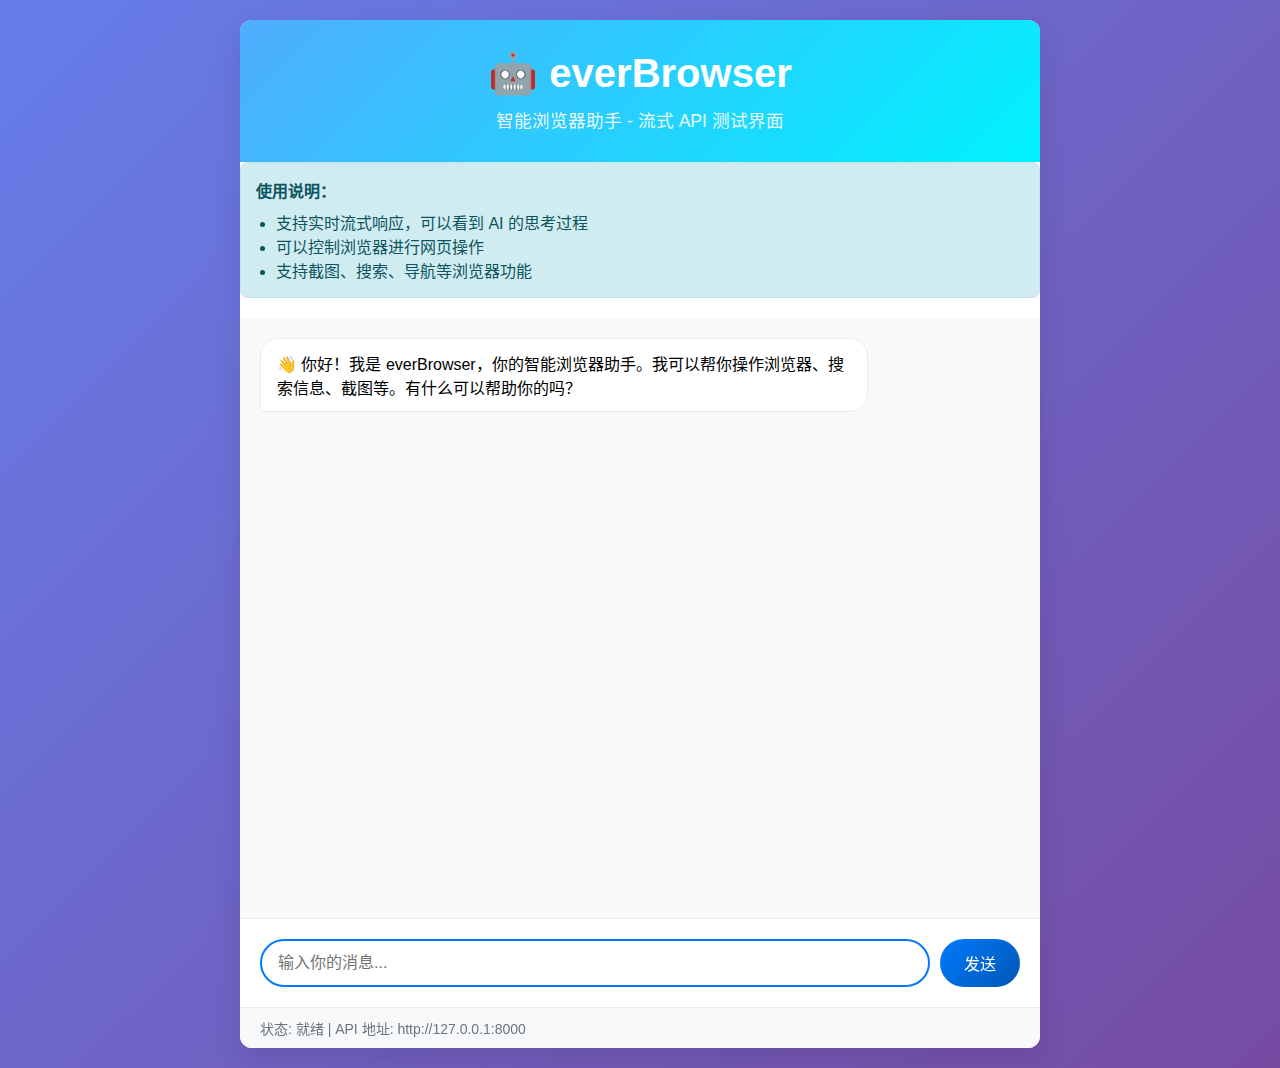
<file: index.html>
<!DOCTYPE html>
<html lang="zh-CN">
<head>
    <meta charset="UTF-8">
    <meta name="viewport" content="width=device-width, initial-scale=1.0">
    <title>everBrowser API 测试界面</title>
    <style>
        * {
            margin: 0;
            padding: 0;
            box-sizing: border-box;
        }

        body {
            font-family: -apple-system, BlinkMacSystemFont, 'Segoe UI', Roboto, sans-serif;
            background: linear-gradient(135deg, #667eea 0%, #764ba2 100%);
            min-height: 100vh;
            padding: 20px;
        }

        .container {
            max-width: 800px;
            margin: 0 auto;
            background: white;
            border-radius: 12px;
            box-shadow: 0 10px 30px rgba(0, 0, 0, 0.1);
            overflow: hidden;
        }

        .header {
            background: linear-gradient(135deg, #4facfe 0%, #00f2fe 100%);
            color: white;
            padding: 30px;
            text-align: center;
        }

        .header h1 {
            font-size: 2.5em;
            margin-bottom: 10px;
        }

        .header p {
            opacity: 0.9;
            font-size: 1.1em;
        }

        .chat-container {
            display: flex;
            flex-direction: column;
            height: 600px;
        }

        .messages {
            flex: 1;
            padding: 20px;
            overflow-y: auto;
            background: #f8f9fa;
        }

        .message {
            margin-bottom: 15px;
            padding: 12px 16px;
            border-radius: 18px;
            max-width: 80%;
            word-wrap: break-word;
        }

        .user-message {
            background: #007bff;
            color: white;
            margin-left: auto;
            border-bottom-right-radius: 4px;
        }

        .bot-message {
            background: white;
            border: 1px solid #e9ecef;
            margin-right: auto;
            border-bottom-left-radius: 4px;
        }

        .input-container {
            padding: 20px;
            background: white;
            border-top: 1px solid #e9ecef;
        }

        .input-group {
            display: flex;
            gap: 10px;
        }

        .message-input {
            flex: 1;
            padding: 12px 16px;
            border: 2px solid #e9ecef;
            border-radius: 25px;
            font-size: 16px;
            outline: none;
            transition: border-color 0.3s;
        }

        .message-input:focus {
            border-color: #007bff;
        }

        .send-button {
            padding: 12px 24px;
            background: linear-gradient(135deg, #007bff 0%, #0056b3 100%);
            color: white;
            border: none;
            border-radius: 25px;
            cursor: pointer;
            font-size: 16px;
            transition: transform 0.2s;
        }

        .send-button:hover {
            transform: translateY(-2px);
        }

        .send-button:disabled {
            background: #6c757d;
            cursor: not-allowed;
            transform: none;
        }

        .status {
            padding: 10px 20px;
            background: #f8f9fa;
            border-top: 1px solid #e9ecef;
            font-size: 14px;
            color: #6c757d;
        }

        .typing-indicator {
            display: none;
            padding: 8px 16px;
            background: #e9ecef;
            border-radius: 18px;
            margin-right: auto;
            margin-bottom: 15px;
            max-width: 80px;
        }

        .typing-dots {
            display: inline-block;
        }

        .typing-dots::after {
            content: '...';
            animation: typing 1.5s infinite;
        }

        @keyframes typing {
            0% { content: '.'; }
            33% { content: '..'; }
            66% { content: '...'; }
        }

        .error {
            color: #dc3545;
            background: #f8d7da;
            border: 1px solid #f5c6cb;
            padding: 10px;
            border-radius: 8px;
            margin-bottom: 15px;
        }

        .info {
            background: #d1ecf1;
            border: 1px solid #bee5eb;
            color: #0c5460;
            padding: 15px;
            margin-bottom: 20px;
            border-radius: 8px;
        }
    </style>
</head>
<body>
    <div class="container">
        <div class="header">
            <h1>🤖 everBrowser</h1>
            <p>智能浏览器助手 - 流式 API 测试界面</p>
        </div>

        <div class="info">
            <strong>使用说明：</strong>
            <ul style="margin-top: 8px; margin-left: 20px;">
                <li>支持实时流式响应，可以看到 AI 的思考过程</li>
                <li>可以控制浏览器进行网页操作</li>
                <li>支持截图、搜索、导航等浏览器功能</li>
            </ul>
        </div>

        <div class="chat-container">
            <div class="messages" id="messages">
                <div class="message bot-message">
                    👋 你好！我是 everBrowser，你的智能浏览器助手。我可以帮你操作浏览器、搜索信息、截图等。有什么可以帮助你的吗？
                </div>
            </div>

            <div class="typing-indicator" id="typingIndicator">
                <span class="typing-dots"></span>
            </div>
        </div>

        <div class="input-container">
            <div class="input-group">
                <input
                    type="text"
                    class="message-input"
                    id="messageInput"
                    placeholder="输入你的消息..."
                    autofocus
                >
                <button class="send-button" id="sendButton" onclick="sendMessage()">
                    发送
                </button>
            </div>
        </div>

        <div class="status" id="status">
            状态: 就绪 | API 地址: http://127.0.0.1:8000
        </div>
    </div>

    <script>
        const messagesContainer = document.getElementById('messages');
        const messageInput = document.getElementById('messageInput');
        const sendButton = document.getElementById('sendButton');
        const status = document.getElementById('status');
        const typingIndicator = document.getElementById('typingIndicator');

        let sessionId = 'web_session_' + Date.now();

        function addMessage(content, isUser = false) {
            const messageDiv = document.createElement('div');
            messageDiv.className = `message ${isUser ? 'user-message' : 'bot-message'}`;
            messageDiv.textContent = content;
            messagesContainer.appendChild(messageDiv);
            messagesContainer.scrollTop = messagesContainer.scrollHeight;
        }

        function addStreamingMessage(content) {
            let lastMessage = messagesContainer.lastElementChild;
            if (!lastMessage || lastMessage.classList.contains('user-message') || lastMessage.classList.contains('error')) {
                lastMessage = document.createElement('div');
                lastMessage.className = 'message bot-message';
                messagesContainer.appendChild(lastMessage);
            }
            lastMessage.textContent += content;
            messagesContainer.scrollTop = messagesContainer.scrollHeight;
        }

        function showError(message) {
            const errorDiv = document.createElement('div');
            errorDiv.className = 'error';
            errorDiv.textContent = '❌ 错误: ' + message;
            messagesContainer.appendChild(errorDiv);
            messagesContainer.scrollTop = messagesContainer.scrollHeight;
        }

        async function sendMessage() {
            const message = messageInput.value.trim();
            if (!message) return;

            addMessage(message, true);
            messageInput.value = '';
            sendButton.disabled = true;
            typingIndicator.style.display = 'block';
            status.textContent = '状态: 发送中...';

            try {
                const response = await fetch('/chat/stream', {
                    method: 'POST',
                    headers: {
                        'Content-Type': 'application/json',
                    },
                    body: JSON.stringify({
                        message: message,
                        session_id: sessionId
                    })
                });

                if (!response.ok) {
                    throw new Error(`HTTP error! status: ${response.status}`);
                }

                const reader = response.body.getReader();
                const decoder = new TextDecoder();
                let buffer = '';

                status.textContent = '状态: 接收响应中...';

                while (true) {
                    const { done, value } = await reader.read();
                    if (done) break;

                    buffer += decoder.decode(value, { stream: true });
                    const lines = buffer.split('\n');
                    buffer = lines.pop() || '';

                    for (const line of lines) {
                        if (line.startsWith('data: ')) {
                            try {
                                const data = JSON.parse(line.substring(6));
                                handleStreamData(data);
                            } catch (e) {
                                console.error('解析数据失败:', e);
                            }
                        }
                    }
                }
            } catch (error) {
                console.error('请求失败:', error);
                showError(error.message);
                status.textContent = '状态: 错误 - ' + error.message;
            } finally {
                sendButton.disabled = false;
                typingIndicator.style.display = 'none';
                status.textContent = '状态: 就绪';
            }
        }

        function handleStreamData(data) {
            switch (data.type) {
                case 'start':
                    console.log('开始接收响应');
                    break;
                case 'chunk':
                    if (data.content && data.content.trim()) {
                        addStreamingMessage(data.content);
                    }
                    break;
                case 'end':
                    console.log('响应完成');
                    addStreamingMessage('\n'); // 添加换行
                    break;
                case 'error':
                    showError(data.error);
                    break;
            }
        }

        // Enter 键发送消息
        messageInput.addEventListener('keypress', (e) => {
            if (e.key === 'Enter' && !sendButton.disabled) {
                sendMessage();
            }
        });

        // 页面加载完成后聚焦输入框
        window.addEventListener('load', () => {
            messageInput.focus();
        });
    </script>
</body>
</html>
</file>
